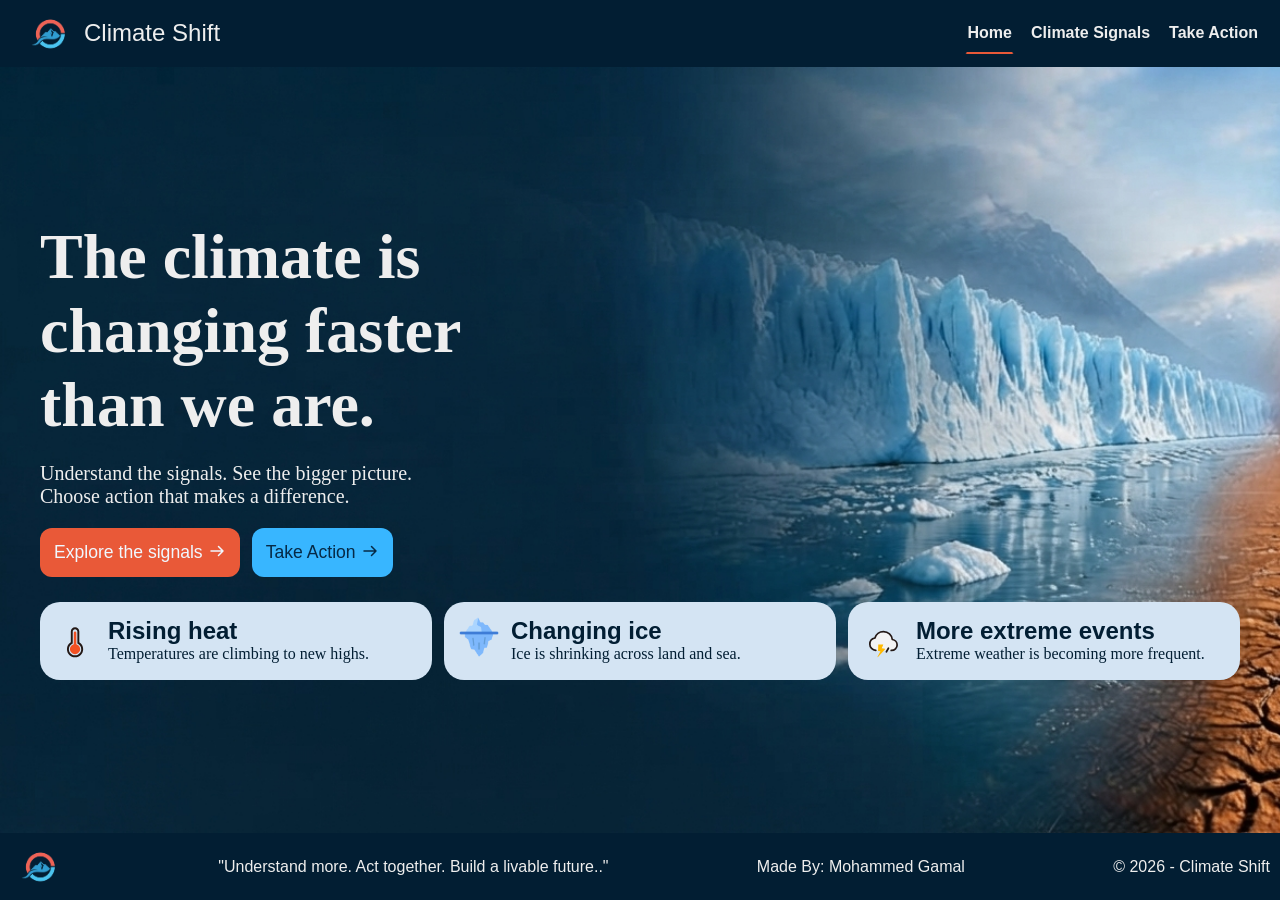
<file: index.html>
<!DOCTYPE html>
<html lang="en">

<head>
    <meta charset="UTF-8">
    <meta name="viewport" content="width=device-width, initial-scale=1.0">
    <title>Climate Shift</title>
    <link rel="stylesheet" href="/assets/main.css">
</head>

<body>
    <nav class="navbar">
        <div class="navbar-brand">
            <img class="logo" src="/assets/images/logo.png">
            <span class="navbar-brand-title">Climate Shift</span>
        </div>
        <button class="navbar-collapse-btn" data-active="false">
            <svg width="30px" height="30px" viewBox="0 0 24 24" fill="none" xmlns="http://www.w3.org/2000/svg">
                <path
                    d="M6.5 17.5L6.5 6.5M7.8 3H16.2C17.8802 3 18.7202 3 19.362 3.32698C19.9265 3.6146 20.3854 4.07354 20.673 4.63803C21 5.27976 21 6.11984 21 7.8V16.2C21 17.8802 21 18.7202 20.673 19.362C20.3854 19.9265 19.9265 20.3854 19.362 20.673C18.7202 21 17.8802 21 16.2 21H7.8C6.11984 21 5.27976 21 4.63803 20.673C4.07354 20.3854 3.6146 19.9265 3.32698 19.362C3 18.7202 3 17.8802 3 16.2V7.8C3 6.11984 3 5.27976 3.32698 4.63803C3.6146 4.07354 4.07354 3.6146 4.63803 3.32698C5.27976 3 6.11984 3 7.8 3Z"
                    stroke="currentColor" stroke-width="2" stroke-linecap="round" stroke-linejoin="round" />
            </svg>
        </button>
        <ul class="navbar-links">
            <li class="nav-link"><a href="index.html" target="_self">Home</a></li>
            <li class="nav-link"><a href="climate_signals.html" target="_self">Climate Signals</a></li>
            <li class="nav-link"><a href="take_action.html" target="_self">Take Action</a></li>
        </ul>
        <div class="collapsed-navbar">
            <ul class="collapsed-navbar-links">
                <li class="nav-link"><a href="index.html" target="_self">Home</a></li>
                <li class="nav-link"><a href="climate_signals.html" target="_self">Climate Signals</a></li>
                <li class="nav-link"><a href="take_action.html" target="_self">Take Action</a></li>
            </ul>
        </div>
    </nav>
    <main class="main-content">
        <div class="content">
            <h1 class="content-title">The climate is<br> changing faster<br> than we are.</h1>
            <p class="content-description">Understand the signals. See the bigger picture.<br> Choose action that makes
                a difference.</p>
            <div class="pages-links">
                <a href="climate_signals.html" role="button" class="link-btn-1">Explore the signals <svg width="18px"
                        height="18px" viewBox="0 0 24 24" fill="none" xmlns="http://www.w3.org/2000/svg">
                        <path d="M4 12H20M20 12L14 6M20 12L14 18" stroke="currentColor" stroke-width="2"
                            stroke-linecap="round" stroke-linejoin="round" />
                    </svg></a>
                <a href="take_action.html" role="button" class="link-btn-2">Take Action <svg width="18px" height="18px"
                        viewBox="0 0 24 24" fill="none" xmlns="http://www.w3.org/2000/svg">
                        <path d="M4 12H20M20 12L14 6M20 12L14 18" stroke="currentColor" stroke-width="2"
                            stroke-linecap="round" stroke-linejoin="round" />
                    </svg></a>
            </div>
            <div class="content-cards">
                <div class="card">
                    <svg width="48px" height="48px" viewBox="0 0 48 48" fill="none" xmlns="http://www.w3.org/2000/svg">
                        <path fill-rule="evenodd" clip-rule="evenodd"
                            d="M23.5 8C26.2483 8 28.4762 10.2099 28.4762 12.9359V25.5491C31.1882 27.2064 33 30.1798 33 33.5769C33 38.7811 28.7467 43 23.5 43C18.2533 43 14 38.7811 14 33.5769C14 30.1798 15.8118 27.2064 18.5238 25.5491V12.9359C18.5238 10.2099 20.7517 8 23.5 8ZM20.7857 26.9193C18.1331 27.9844 16.2619 30.5639 16.2619 33.5769C16.2619 37.542 19.5025 40.7564 23.5 40.7564C27.4975 40.7564 30.7381 37.542 30.7381 33.5769C30.7381 30.5639 28.8669 27.9844 26.2143 26.9193V12.9359C26.2143 11.449 24.9991 10.2436 23.5 10.2436C22.0009 10.2436 20.7857 11.449 20.7857 12.9359V26.9193Z"
                            fill="#231815" />
                        <path fill-rule="evenodd" clip-rule="evenodd"
                            d="M23.5 13C24.3284 13 25 13.6716 25 14.5V27.689C27.5878 28.3551 29.5 30.7042 29.5 33.5C29.5 36.8137 26.8137 39.5 23.5 39.5C20.1863 39.5 17.5 36.8137 17.5 33.5C17.5 30.7042 19.4122 28.3551 22 27.689V14.5C22 13.6716 22.6716 13 23.5 13Z"
                            fill="#F25022" />
                    </svg>
                    <div class="card-info">
                        <strong>
                            Rising heat
                        </strong>
                        <p>Temperatures are climbing to new highs.</p>
                    </div>
                </div>
                <div class="card">
                    <img src="assets/images/ice.png" width="40px" height="40px" alt="">
                    <div class="card-info">
                        <strong>Changing ice</strong>
                        <p>Ice is shrinking across land and sea.</p>
                    </div>
                </div>
                <div class="card">
                    <svg width="48px" height="48px" viewBox="0 0 48 48" fill="none" xmlns="http://www.w3.org/2000/svg">
                        <path fill-rule="evenodd" clip-rule="evenodd"
                            d="M33.8127 21.0641C33.8127 21.0641 33.997 22 34.0599 22.009C37.4537 22.4929 40 24.4725 40 28C40 31.866 36.866 35 33 35H15C11.134 35 8 31.866 8 28C8 24.4725 10.6092 21.5544 14.003 21.0705C14.0659 21.0615 14.1275 21.0596 14.1873 21.0641C15.0889 16.4677 19.1395 13 24 13C28.8605 13 32.9111 16.4677 33.8127 21.0641Z"
                            fill="#F3F3F3" />
                        <path
                            d="M33 35H33.4118C37.0503 35 40 32.1272 40 28.5833C40 25.3383 37.5268 22.6559 34.3161 22.2266C33.8697 17.0587 29.4215 13 24 13C19.2043 13 15.1702 16.1758 13.9938 20.486C10.5718 21.1766 8 24.1291 8 27.6667C8 31.5434 11.0886 34.7175 15 34.9822"
                            stroke="#231815" stroke-width="2" stroke-linecap="round" stroke-linejoin="round" />
                        <path fill-rule="evenodd" clip-rule="evenodd"
                            d="M26.866 37.5622C26.3877 37.2861 26.2612 36.6098 26.5833 36.0518L28.9167 32.0104C29.2388 31.4524 29.8877 31.2239 30.366 31.5C30.8443 31.7762 30.9709 32.4524 30.6487 33.0104L28.3154 37.0518C27.9932 37.6098 27.3443 37.8383 26.866 37.5622Z"
                            fill="#231815" />
                        <path
                            d="M25.9808 33.1872C25.9396 33.0676 25.8374 32.9812 25.7157 32.9633L21.9947 32.4116L23.7017 28.4818C23.7473 28.376 23.7382 28.2533 23.6769 28.1559C23.6159 28.0588 23.511 28 23.3988 28H18.2022C18.0236 28 17.8772 28.1458 17.8708 28.3297L17.6315 35.3135C17.6255 35.488 17.7481 35.6391 17.9157 35.664L20.5027 36.048L17.0414 42.4926C16.9603 42.6443 17.0015 42.8341 17.1376 42.9357C17.1962 42.9793 17.2639 43 17.3316 43C17.4214 43 17.5105 42.9623 17.5755 42.8894L25.9127 33.5332C25.9958 33.4399 26.022 33.3068 25.9808 33.1872Z"
                            fill="#FFB900" />
                    </svg>
                    <div class="card-info">
                        <strong>More extreme events</strong>
                        <p>Extreme weather is becoming more frequent.</p>
                    </div>
                </div>
            </div>
        </div>
    </main>
    <footer class="footer">
        <img class="logo" src="/assets/images/logo.png">
        <span class="footer-text">"Understand more. Act together. Build a livable future.."</span>
        <span class="footer-text">Made By: Mohammed Gamal</span>
        <span class="footer-text">&copy; 2026 - Climate Shift</span>
    </footer>
    <script src="/assets/js/main.js"></script>
</body>

</html>
</file>
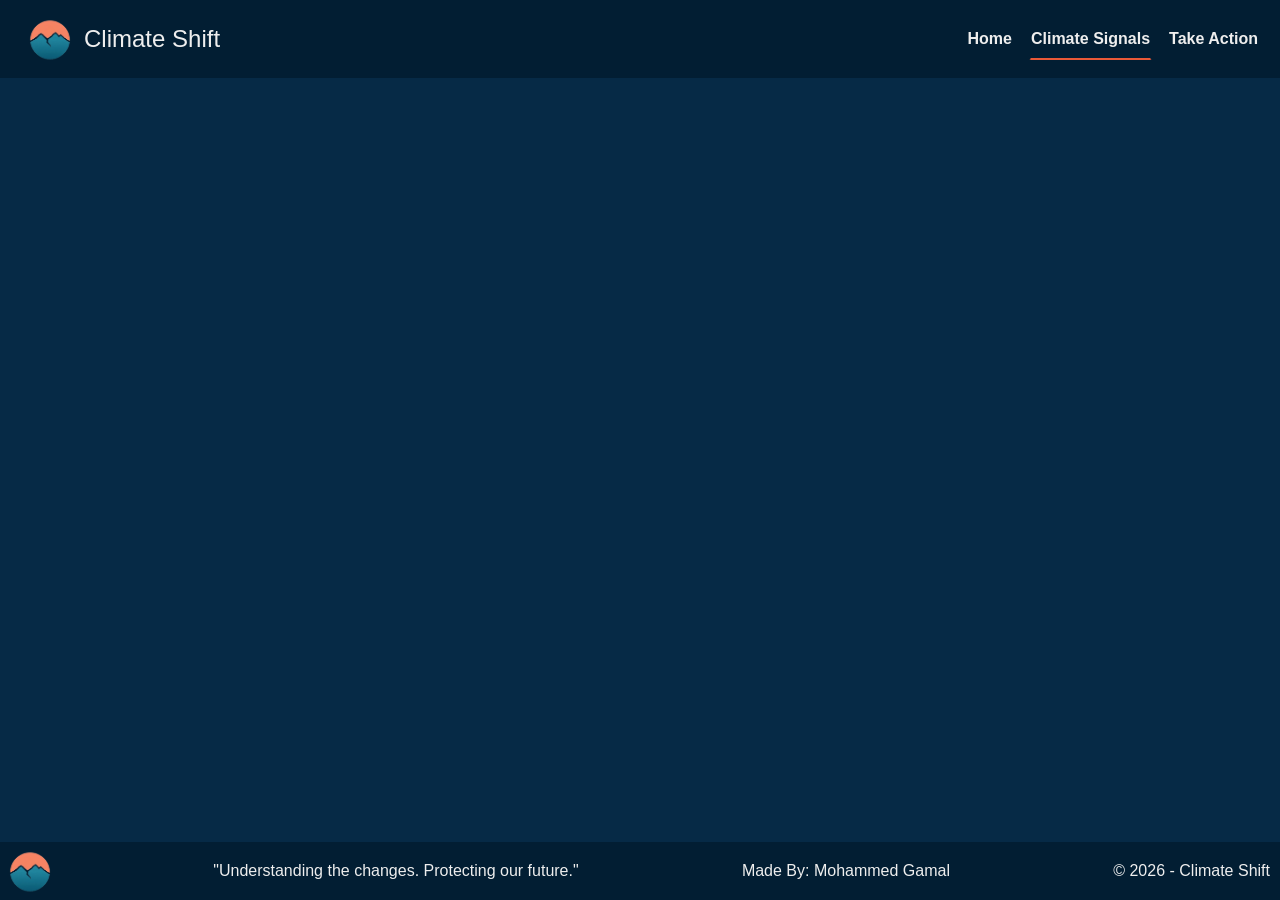
<file: climate_signals.html>
<!DOCTYPE html>
<html lang="en">

<head>
    <meta charset="UTF-8">
    <meta name="viewport" content="width=device-width, initial-scale=1.0">
    <title>climate Shift</title>
    <link rel="stylesheet" href="/assets/main.css">
</head>

<body>
    <nav class="navbar">
        <div class="navbar-brand">
            <img class="logo" src="/assets/images/logo2.png">
            <span class="navbar-brand-title">Climate Shift</span>
        </div>
        <button class="navbar-collapse-btn" data-active="false">
            <svg width="30px" height="30px" viewBox="0 0 24 24" fill="none" xmlns="http://www.w3.org/2000/svg">
                <path
                    d="M6.5 17.5L6.5 6.5M7.8 3H16.2C17.8802 3 18.7202 3 19.362 3.32698C19.9265 3.6146 20.3854 4.07354 20.673 4.63803C21 5.27976 21 6.11984 21 7.8V16.2C21 17.8802 21 18.7202 20.673 19.362C20.3854 19.9265 19.9265 20.3854 19.362 20.673C18.7202 21 17.8802 21 16.2 21H7.8C6.11984 21 5.27976 21 4.63803 20.673C4.07354 20.3854 3.6146 19.9265 3.32698 19.362C3 18.7202 3 17.8802 3 16.2V7.8C3 6.11984 3 5.27976 3.32698 4.63803C3.6146 4.07354 4.07354 3.6146 4.63803 3.32698C5.27976 3 6.11984 3 7.8 3Z"
                    stroke="currentColor" stroke-width="2" stroke-linecap="round" stroke-linejoin="round" />
            </svg>
        </button>
        <ul class="navbar-links">
            <li class="nav-link"><a href="index.html" target="_self">Home</a></li>
            <li class="nav-link"><a href="climate_signals.html" target="_self">Climate Signals</a></li>
            <li class="nav-link"><a href="take_action.html" target="_self">Take Action</a></li>
        </ul>
        <div class="collapsed-navbar">
            <ul class="collapsed-navbar-links">
                <li class="nav-link"><a href="index.html" target="_self">Home</a></li>
                <li class="nav-link"><a href="climate_signals.html" target="_self">Climate Signals</a></li>
                <li class="nav-link"><a href="take_action.html" target="_self">Take Action</a></li>
            </ul>
        </div>
    </nav>
    <main></main>
    <footer class="footer">
        <img class="footer-img" src="/assets/images/logo2.png">
        <span class="footer-text">"Understanding the changes. Protecting our future."</span>
        <span class="footer-text">Made By: Mohammed Gamal</span>
        <span class="footer-text">&copy; 2026 - Climate Shift</span>
    </footer>
    <script src="/assets/js/main.js"></script>
</body>

</html>
</file>
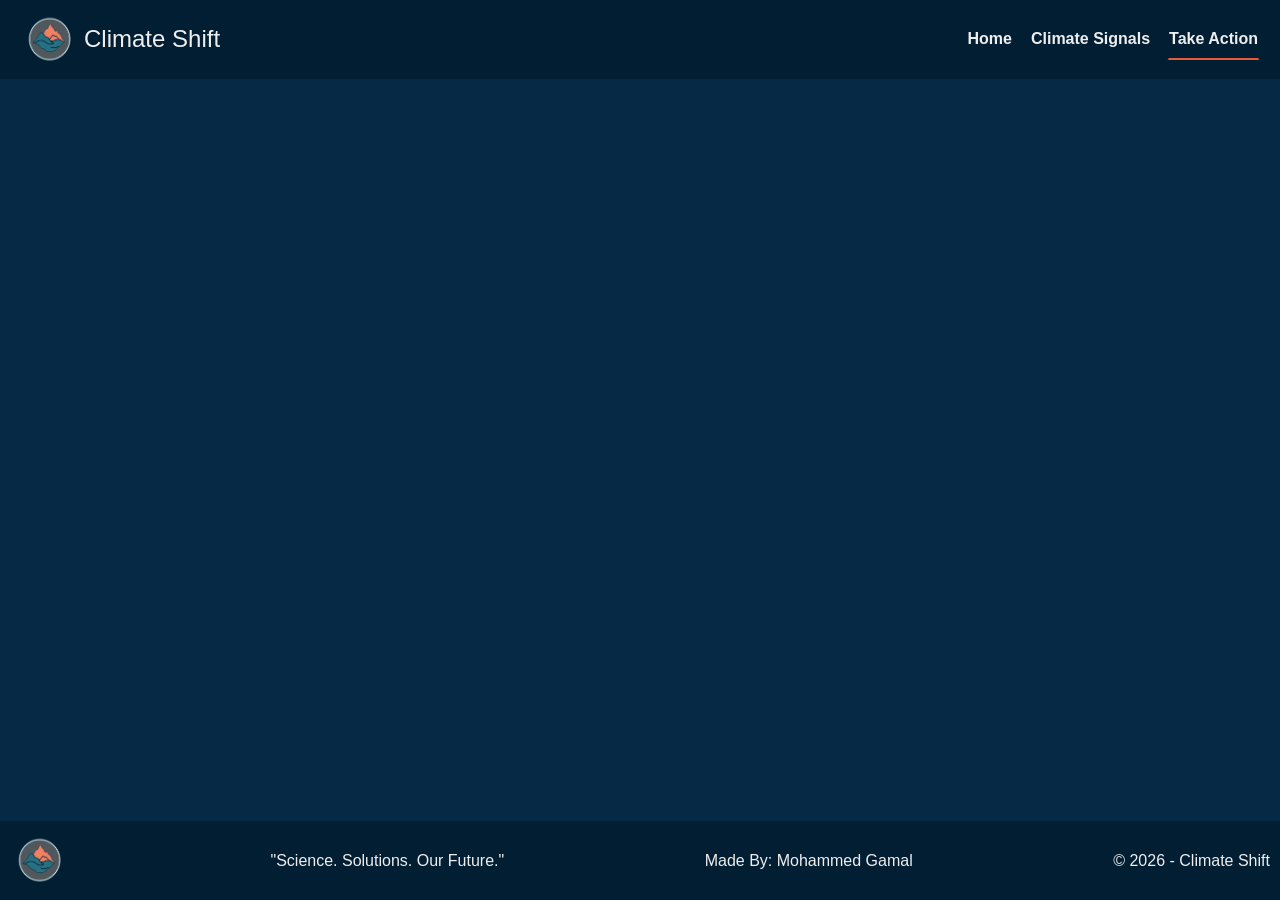
<file: take_action.html>
<!DOCTYPE html>
<html lang="en">

<head>
    <meta charset="UTF-8">
    <meta name="viewport" content="width=device-width, initial-scale=1.0">
    <title>Climate Shift</title>
    <link rel="stylesheet" href="/assets/main.css">
</head>

<body>
    <nav class="navbar">
        <div class="navbar-brand">
            <img class="logo" src="/assets/images/logo3.png">
            <span class="navbar-brand-title">Climate Shift</span>
        </div>
        <button class="navbar-collapse-btn" data-active="false">
            <svg width="30px" height="30px" viewBox="0 0 24 24" fill="none" xmlns="http://www.w3.org/2000/svg">
                <path
                    d="M6.5 17.5L6.5 6.5M7.8 3H16.2C17.8802 3 18.7202 3 19.362 3.32698C19.9265 3.6146 20.3854 4.07354 20.673 4.63803C21 5.27976 21 6.11984 21 7.8V16.2C21 17.8802 21 18.7202 20.673 19.362C20.3854 19.9265 19.9265 20.3854 19.362 20.673C18.7202 21 17.8802 21 16.2 21H7.8C6.11984 21 5.27976 21 4.63803 20.673C4.07354 20.3854 3.6146 19.9265 3.32698 19.362C3 18.7202 3 17.8802 3 16.2V7.8C3 6.11984 3 5.27976 3.32698 4.63803C3.6146 4.07354 4.07354 3.6146 4.63803 3.32698C5.27976 3 6.11984 3 7.8 3Z"
                    stroke="currentColor" stroke-width="2" stroke-linecap="round" stroke-linejoin="round" />
            </svg>
        </button>
        <ul class="navbar-links">
            <li class="nav-link"><a href="index.html" target="_self">Home</a></li>
            <li class="nav-link"><a href="climate_signals.html" target="_self">Climate Signals</a></li>
            <li class="nav-link"><a href="take_action.html" target="_self">Take Action</a></li>
        </ul>
        <div class="collapsed-navbar">
            <ul class="collapsed-navbar-links">
                <li class="nav-link"><a href="index.html" target="_self">Home</a></li>
                <li class="nav-link"><a href="climate_signals.html" target="_self">Climate Signals</a></li>
                <li class="nav-link"><a href="take_action.html" target="_self">Take Action</a></li>
            </ul>
        </div>
    </nav>
    <main></main>
    <footer class="footer">
        <img class="logo" src="/assets/images/logo3.png">
        <span class="footer-text">"Science. Solutions. Our Future."</span>
        <span class="footer-text">Made By: Mohammed Gamal</span>
        <span class="footer-text">&copy; 2026 - Climate Shift</span>
    </footer>
    <script src="/assets/js/main.js"></script>
</body>

</html>
</file>
<file: assets/main.css>
:root {
    --bg-color: #062a46;
    --nav-footer: #021e33;
    --text: #eee;
    --hover-btn: #18415f;
    --nav-link-border: #e95938;
}

* {
    box-sizing: border-box;
    margin: 0;
    padding: 0;
    text-decoration: none;
    list-style: none;
}

body {
    min-height: 100vh;
    display: grid;
    grid-template-rows: auto 1fr auto;
    background-color: var(--bg-color);
}

.navbar {
    width: 100%;
    background-color: var(--nav-footer);
    padding: 10px 20px;
    position: sticky;
    top: 0;
    color: var(--text);
    display: flex;
    flex-direction: row;
    justify-content: space-between;
    align-items: center;
}

.navbar-brand {
    display: flex;
    flex-direction: row;
    justify-content: center;
    align-items: center;
    gap: 0.25rem;
    cursor: pointer;
}

.logo {
    width: 60px;
}

.navbar-brand-title {
    font-family: Verdana, Geneva, Tahoma, sans-serif;
    font-weight: 500;
    font-size: 1.5rem;
}

.navbar-links {
    display: flex;
    flex-direction: row;
    justify-content: center;
    align-items: center;
    gap: 15px;
}

.nav-link {
    width: 100%;
    padding: 10px 0;
    border: 2.5px solid transparent;
    border-radius: 2.5px;
    cursor: pointer;
    transition: all 0.3s ease-in-out;
}

.nav-link:hover,
.active {
    border-bottom-color: var(--nav-link-border);
}

.nav-link a {
    font-family: Arial, Helvetica, sans-serif;
    font-weight: 600;
    color: var(--text);
    text-wrap: nowrap;
}

.navbar-collapse-btn {
    background-color: transparent;
    border: none;
    border-radius: 8px;
    display: flex;
    justify-content: center;
    align-items: center;
    cursor: pointer;
    transition: background-color 0.3s ease-in;
}

.navbar-collapse-btn:hover {
    background-color: var(--hover-btn);
}

.collapsed-navbar {
    background-color: var(--nav-footer);
    width: 100%;
    position: absolute;
    left: 50%;
    transform: translateX(-50%);
    top: 62px;
    padding: 15px;
    display: none;
}

.collapsed-navbar.show {
    display: block;
}

.collapsed-navbar-links {
    width: 100%;
    display: flex;
    flex-direction: column;
    justify-content: center;
    align-items: center;
    gap: 10px;
}

.footer {
    width: 100%;
    background-color: var(--nav-footer);
    color: var(--text);
    display: flex;
    flex-direction: row;
    justify-content: space-between;
    align-items: center;
}

.footer-text {
    margin: 10px;
    font-family: 'Franklin Gothic Medium', 'Arial Narrow', Arial, sans-serif;
}

.footer .logo {
    margin: 10px;
}

.footer-img {
    flex: none;
    height: auto;
    width: 60px;
}

.main-content {
    width: 100%;
    display: flex;
    justify-content: flex-start;
    align-items: center;
    padding: 20px;
    background-image: url(images/c.jpg);
    background-repeat: no-repeat;
    background-size: cover;
}

.content {
    width: 100%;
    display: flex;
    flex-direction: column;
    justify-content: flex-start;
    gap: 20px;
    padding: 20px;
}

.content-title {
    font-family: 'Times New Roman', Times, serif;
    font-weight: bold;
    font-size: 4rem;
    color: var(--text);
}

.content-description {
    font-family: cursive;
    font-weight: 450;
    font-size: 1.25rem;
    color: var(--text);
}

.pages-links {
    width: 100%;
    display: flex;
    flex-direction: row;
    justify-content: flex-start;
    gap: 12px;
}

.link-btn-1,
.link-btn-2 {
    display: flex;
    flex-direction: row;
    align-content: center;
    gap: 5px;
    width: fit-content;
    height: auto;
    padding: 14px;
    margin-bottom: 5px;
    border-radius: 12px;
    font-family: 'Franklin Gothic Medium', 'Arial Narrow', Arial, sans-serif;
    font-size: 1.1rem;
    transition: background-color 0.3s ease-out;
}

.link-btn-1 {
    background-color: #e95938;
    color: aliceblue;
}

.link-btn-1:hover {
    background-color: #cc3c1c;
}

.link-btn-2 {
    background-color: #38b6ff;
    color: #062a46;
}

.link-btn-2:hover {
    background-color: #1f8fd0;
}

.content-img {
    width: 100%;
}

.content-cards {
    display: flex;
    flex-direction: row;
    justify-content: flex-start;
    gap: 12px;
}

.card {
    width: 100%;
    height: auto;
    background-color: rgb(212, 228, 243);
    border-radius: 20px;
    padding: 15px;
    display: flex;
    align-items: flex-start;
    gap: 12px;
}

.card-info {
    width: 100%;
}

.card-info strong {
    font-size: 1.5rem;
    font-family: 'Gill Sans', 'Gill Sans MT', Calibri, 'Trebuchet MS', sans-serif;
    color: var(--nav-footer);
}

.card-info p {
    color: var(--nav-footer);
    font-family: cursive;
}

@media (max-width:768px) {
    .navbar {
        border-bottom: 2px solid var(--nav-link-border);
    }

    .navbar-links {
        display: none;
    }

    .main-content {
        background-image: linear-gradient(rgba(0, 0, 0, 0.4), rgba(0, 0, 0, 0.4)), url(images/c2.png);
        background-position: center;
    }

    .content-cards {
        flex-direction: column;
        gap: 1.5rem;
    }

    .content-title {
        font-size: 3rem;
    }

    .content-description {
        font-size: 0.9rem;
    }

    .footer {
        flex-direction: column;
    }
}

@media (min-width:769px) {

    .navbar-collapse-btn,
    .collapsed-navbar {
        display: none !important;
    }
}

@media (min-width:769px) and (max-width:1024px) {
    .main-content {
        background-image: linear-gradient(rgba(0, 0, 0, 0.4), rgba(0, 0, 0, 0.4)), url(images/c2.png);
        background-position: center;
    }
}
</file>
